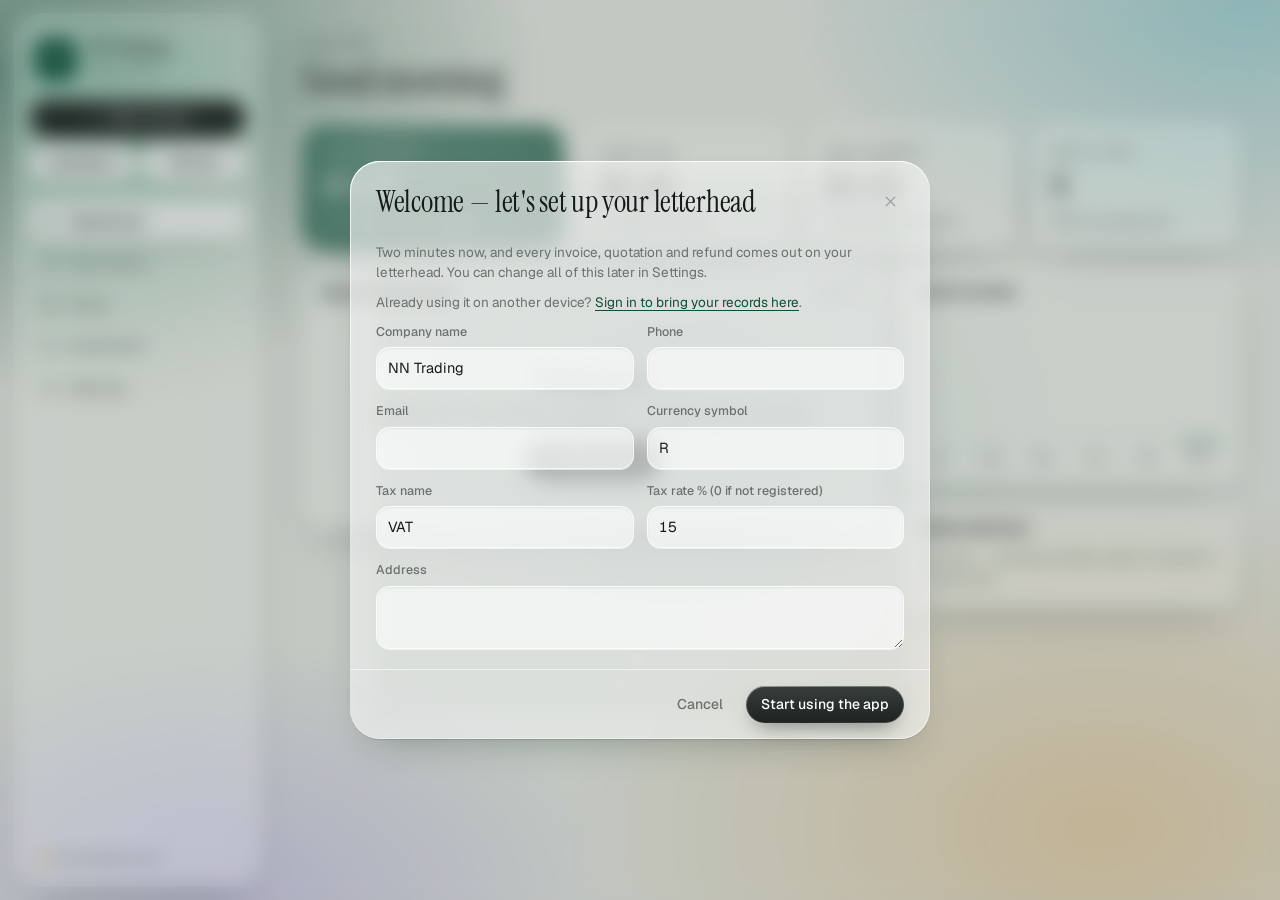
<file: index.html>
<!DOCTYPE html>
<html lang="en">
<head>
<meta charset="utf-8">
<meta name="viewport" content="width=device-width, initial-scale=1, viewport-fit=cover">
<meta http-equiv="Content-Security-Policy" content="default-src 'self'; script-src 'self'; style-src 'self' 'unsafe-inline'; img-src 'self' data: blob:; font-src 'self'; connect-src 'self' https://eveceikpyjjqylqzblis.supabase.co; manifest-src 'self'; worker-src 'self'; object-src 'none'; base-uri 'none'; form-action 'none'">
<meta name="referrer" content="no-referrer">
<meta name="theme-color" content="#e9ede8">
<meta name="apple-mobile-web-app-capable" content="yes">
<meta name="mobile-web-app-capable" content="yes">
<meta name="apple-mobile-web-app-title" content="NN Trading">
<meta name="apple-mobile-web-app-status-bar-style" content="default">
<link rel="manifest" href="manifest.webmanifest">
<link rel="apple-touch-icon" href="assets/icons/icon-180.png">
<title>NN Trading — Point of Sale</title>
<link rel="icon" href="data:image/svg+xml,%3Csvg xmlns='http://www.w3.org/2000/svg' viewBox='0 0 64 64'%3E%3Crect width='64' height='64' rx='16' fill='%230f4d3a'/%3E%3Ctext x='32' y='43' font-family='Georgia,serif' font-style='italic' font-size='30' text-anchor='middle' fill='%23fff'%3ENN%3C/text%3E%3C/svg%3E">
<link rel="stylesheet" href="assets/app.css">
</head>
<body>
<div id="app">
  <aside id="side" class="side"></aside>
  <main id="view" class="view"></main>
</div>
<div id="modal-root"></div>
<div id="toast" role="status"></div>
<div id="print-root"></div>
<script src="assets/js/store.js"></script>
<script src="assets/js/sheet.js"></script>
<script src="assets/js/sync.js"></script>
<script src="assets/js/app.js"></script>
</body>
</html>
</file>
<file: assets/app.css>
/* NN Trading POS */
@font-face { font-family: Geist; font-weight: 100 900; src: url(fonts/geist-latin-wght-normal.woff2) format('woff2'); font-display: swap; }
@font-face { font-family: 'Instrument Serif'; font-weight: 400; src: url(fonts/instrument-serif-latin-400-normal.woff2) format('woff2'); font-display: swap; }
@font-face { font-family: 'Instrument Serif'; font-weight: 400; font-style: italic; src: url(fonts/instrument-serif-latin-400-italic.woff2) format('woff2'); font-display: swap; }

:root {
  --accent: #0f4d3a; --on-accent: #fff;
  --accent-soft: color-mix(in srgb, var(--accent) 9%, #fff);
  --ink: #0f1412; --text: #151a18; --muted: #6a726e; --faint: #98a09c;
  --bg: #eceeea; --glass: rgba(255, 255, 255, .66); --solid: #fff;
  --line: rgba(15, 20, 18, .09); --line-2: rgba(15, 20, 18, .16);
  --ok: #17694a; --warn: #9a5b00; --bad: #b3261e; --info: #2b4f9e;
  --body: Geist, 'Segoe UI', system-ui, sans-serif;
  --serif: 'Instrument Serif', Georgia, 'Times New Roman', serif;
  --r: 16px;
  --shadow: 0 1px 1px rgba(15, 20, 18, .03), 0 10px 30px -18px rgba(15, 20, 18, .22);
}
* { box-sizing: border-box; }
html, body { margin: 0; }
body {
  font: 14.500px/1.500 var(--body); color: var(--text); -webkit-font-smoothing: antialiased; font-variant-numeric: tabular-nums;
  background:
    radial-gradient(1100px 620px at 92% -8%, color-mix(in srgb, var(--accent) 16%, transparent), transparent 62%),
    radial-gradient(900px 620px at -6% 104%, rgba(214, 199, 172, .55), transparent 60%),
    var(--bg);
  background-attachment: fixed;
}
h1, h2, h3, h4, p { margin: 0; }
a { color: inherit; text-decoration: none; }
button, input, select, textarea { font: inherit; color: inherit; }
.ic { width: 17px; height: 17px; flex: none; }
.r { text-align: right; }
.nowrap { white-space: nowrap; }
.dim { color: var(--muted); }
.neg { color: var(--bad); } .pos { color: var(--ok); }

/* ---------- shell ---------- */
#app { display: grid; grid-template-columns: 244px minmax(0, 1fr); min-height: 100vh; }
.side { background: rgba(255, 255, 255, .5); backdrop-filter: blur(22px) saturate(1.300); -webkit-backdrop-filter: blur(22px) saturate(1.300); border-right: 1px solid var(--line); padding: 22px 16px 14px; display: flex; flex-direction: column; gap: 20px; position: sticky; top: 0; height: 100vh; }
.brand { display: flex; align-items: center; gap: 12px; padding: 0 6px; }
.brand img { width: 40px; height: 40px; object-fit: contain; background: #fff; border-radius: 11px; padding: 3px; border: 1px solid var(--line); }
.brand-mono { min-width: 40px; height: 40px; padding: 0 8px; display: grid; place-items: center; border-radius: 11px; background: var(--accent); color: var(--on-accent); font: italic 400 21px/1 var(--serif); letter-spacing: .02em; }
.brand b { display: block; font: 400 21px/1.100 var(--serif); letter-spacing: -.005em; }
.brand i { display: block; font-style: normal; font-size: 12px; color: var(--muted); margin-top: 2px; }
.newbox { display: grid; gap: 8px; }
.newrow { display: grid; grid-template-columns: 1fr 1fr; gap: 8px; }
.side nav { display: grid; gap: 2px; }
.side nav a { display: flex; align-items: center; gap: 11px; padding: 9px 11px; border-radius: 11px; font-weight: 500; color: var(--muted); }
.side nav a:hover { color: var(--text); background: rgba(255, 255, 255, .6); }
.side nav a.on { color: var(--text); background: var(--solid); box-shadow: var(--shadow); }
.side nav a.on .ic { color: var(--accent); }
.side-foot { margin-top: auto; display: flex; align-items: center; gap: 9px; font-size: 12.500px; color: var(--muted); padding: 10px 11px 4px; border-top: 1px solid var(--line); }
.side-foot:hover { color: var(--text); }
.dot { width: 7px; height: 7px; border-radius: 50%; background: #d08a1c; } .dot.ok { background: #2f9e6f; }

.view { padding: 34px 40px 120px; min-width: 0; max-width: 1560px; }
.page-head { display: flex; align-items: flex-end; justify-content: space-between; gap: 20px; margin-bottom: 22px; }
.eyebrow { font-size: 13px; color: var(--muted); margin-bottom: 4px; }
h1 { font: 400 42px/1.050 var(--serif); letter-spacing: -.012em; display: flex; align-items: center; gap: 14px; flex-wrap: wrap; }
.h1-name { font-style: italic; }
h3 { font: 600 14.500px/1.200 var(--body); letter-spacing: -.005em; }
.backlink { display: inline-flex; align-items: center; gap: 2px; font-size: 13px; color: var(--muted); margin-bottom: 6px; margin-left: -5px; }
.backlink:hover { color: var(--text); }

/* ---------- buttons ---------- */
.btn { display: inline-flex; align-items: center; justify-content: center; gap: 7px; padding: 8px 15px; border-radius: 11px; border: 1px solid var(--line-2); background: var(--solid); font-weight: 500; font-size: 14px; cursor: pointer; white-space: nowrap; transition: transform .06s, background .15s, border-color .15s, box-shadow .15s; }
.btn:hover { border-color: rgba(15, 20, 18, .34); }
.btn:active { transform: translateY(1px); }
.btn.primary { background: var(--ink); border-color: var(--ink); color: #fff; }
.btn.primary:hover { background: #232a27; }
.btn.accent { background: var(--accent); color: var(--on-accent); border-color: var(--accent); }
.btn.accent:hover { filter: brightness(1.120); }
.btn.dark { background: rgba(255, 255, 255, .7); }
.btn.ghost, .btn.ghost-dark { border-color: transparent; background: transparent; color: var(--muted); }
.btn.ghost:hover, .btn.ghost-dark:hover { background: rgba(15, 20, 18, .05); color: var(--text); }
.btn.danger { color: var(--bad); border-color: transparent; background: transparent; }
.btn.danger:hover { background: rgba(179, 38, 30, .07); }
.btn.block { width: 100%; }
.btn.sm { padding: 4px 11px; font-size: 13px; border-radius: 9px; }
.icon-btn { border: 0; background: transparent; padding: 5px; border-radius: 8px; cursor: pointer; color: var(--faint); display: grid; place-items: center; }
.icon-btn:hover { background: rgba(15, 20, 18, .06); color: var(--text); }
:focus-visible { outline: 2px solid color-mix(in srgb, var(--accent) 60%, transparent); outline-offset: 2px; }

/* ---------- document number chip + status pills ---------- */
.plate { display: inline-block; font: 500 13px/1 var(--body); letter-spacing: .02em; padding: 6px 9px; border-radius: 8px; background: var(--accent-soft); color: var(--accent); white-space: nowrap; border: 1px solid color-mix(in srgb, var(--accent) 16%, transparent); }
.plate-quote { background: #fff; color: var(--text); border-color: var(--line-2); }
.plate-refund { background: #f7eceb; color: #8c2a23; border-color: rgba(140, 42, 35, .16); }
h1 .plate { font-size: 15px; padding: 8px 12px; transform: translateY(-2px); }
.pill { display: inline-flex; align-items: center; gap: 7px; font-size: 12.500px; font-weight: 500; line-height: 1; padding: 5px 10px 5px 8px; border-radius: 99px; background: rgba(15, 20, 18, .05); color: var(--muted); white-space: nowrap; font-family: var(--body); }
.pill::before { content: ''; width: 6px; height: 6px; border-radius: 50%; background: currentColor; }
.pill-ok { background: #e2f1ea; color: var(--ok); }
.pill-warn { background: #f8ecd4; color: var(--warn); }
.pill-bad { background: #f8e1df; color: var(--bad); }
.pill-open { background: #e4eaf7; color: var(--info); }
.pill-refund { background: #f7eceb; color: #8c2a23; }

/* ---------- cards / tables ---------- */
.card { background: var(--glass); backdrop-filter: blur(18px); -webkit-backdrop-filter: blur(18px); border: 1px solid rgba(255, 255, 255, .8); outline: 1px solid var(--line); outline-offset: -1px; border-radius: var(--r); overflow: hidden; box-shadow: var(--shadow); }
.card.pad { padding: 20px; }
.card.pad > h3 { margin-bottom: 15px; }
.card-head { display: flex; justify-content: space-between; align-items: center; padding: 17px 20px 10px; }
.card-head a { font-size: 13px; color: var(--muted); } .card-head a:hover { color: var(--accent); }
.tbl { width: 100%; border-collapse: collapse; }
.tbl th { font-size: 12.500px; font-weight: 500; color: var(--muted); text-align: left; padding: 9px 20px; border-bottom: 1px solid var(--line); }
.tbl th.r { text-align: right; }
.tbl td { padding: 13px 20px; border-bottom: 1px solid var(--line); vertical-align: middle; }
.tbl td b { font-weight: 600; }
.tbl td:nth-child(3) { white-space: nowrap; }
.tbl td.dim { max-width: 260px; overflow: hidden; text-overflow: ellipsis; white-space: nowrap; }
.tbl tbody tr:last-child td { border-bottom: 0; }
.tbl tbody tr { cursor: pointer; transition: background .12s; }
.tbl tbody tr:hover { background: rgba(255, 255, 255, .75); }
.empty { padding: 52px 20px; text-align: center; display: grid; gap: 8px; justify-items: center; }
.empty b { font: 400 27px/1.100 var(--serif); }
.empty p { color: var(--muted); max-width: 46ch; margin-bottom: 8px; }
.quiet { color: var(--muted); font-size: 14px; }
.card > .quiet { padding: 0 20px 20px; }
.hint { color: var(--muted); font-size: 13.500px; margin: 10px 0; }

.stats { display: grid; grid-template-columns: 1.250fr 1fr 1fr 1fr; gap: 16px; margin-bottom: 16px; }
.stat { background: var(--glass); backdrop-filter: blur(18px); -webkit-backdrop-filter: blur(18px); border: 1px solid rgba(255, 255, 255, .8); outline: 1px solid var(--line); outline-offset: -1px; border-radius: var(--r); padding: 18px 20px; display: grid; gap: 8px; box-shadow: var(--shadow); align-content: start; }
.stat span { font-size: 13px; color: var(--muted); }
.stat b { font: 400 36px/1 var(--serif); letter-spacing: -.01em; }
.stat i { font-style: normal; font-size: 12.500px; color: var(--muted); }
.stat-hero { background: linear-gradient(145deg, color-mix(in srgb, var(--accent) 86%, #000), var(--accent) 55%, color-mix(in srgb, var(--accent) 80%, #fff)); border-color: transparent; outline: 0; color: var(--on-accent); }
.stat-hero span, .stat-hero i { color: inherit; opacity: .72; }
.dash-grid { display: grid; grid-template-columns: minmax(0, 1.700fr) minmax(290px, 1fr); gap: 16px; align-items: start; }
.dash-col { display: grid; gap: 16px; }
.bars { display: grid; grid-template-columns: repeat(6, 1fr); gap: 12px; height: 176px; padding: 6px 20px 18px; }
.bar { display: flex; flex-direction: column; justify-content: flex-end; align-items: center; gap: 6px; min-width: 0; }
.bar span { width: 100%; background: color-mix(in srgb, var(--accent) 20%, #fff); border-radius: 7px; min-height: 3px; }
.bar:last-child span { background: var(--accent); }
.bar em { font-size: 11.500px; font-style: normal; color: var(--muted); }
.bar i { font-size: 12px; font-style: normal; color: var(--muted); }
.attn { display: flex; align-items: center; gap: 12px; padding: 12px 20px; border-top: 1px solid var(--line); }
.attn:hover { background: rgba(255, 255, 255, .75); }
.attn span { flex: 1; min-width: 0; display: grid; } .attn b { font-weight: 600; } .attn i { font-style: normal; font-size: 12.500px; color: var(--bad); }
.attn strong { font-weight: 600; }

.tabs { display: inline-flex; gap: 2px; margin-bottom: 16px; padding: 4px; border-radius: 13px; background: rgba(15, 20, 18, .05); }
.tabs a { padding: 7px 13px; border-radius: 10px; font-weight: 500; color: var(--muted); display: flex; gap: 8px; align-items: center; }
.tabs a i { font-style: normal; font-size: 12px; color: var(--faint); }
.tabs a.on { background: var(--solid); color: var(--text); box-shadow: var(--shadow); } .tabs a.on i { color: var(--accent); }
.search { width: min(420px, 100%); padding: 10px 16px; border-radius: 12px; border: 1px solid var(--line-2); background: rgba(255, 255, 255, .8); }
.search:focus { outline: 0; border-color: var(--accent); box-shadow: 0 0 0 4px color-mix(in srgb, var(--accent) 14%, transparent); }

/* ---------- forms ---------- */
.grid { display: grid; gap: 13px; }
.g2 { grid-template-columns: repeat(2, minmax(0, 1fr)); } .g3 { grid-template-columns: repeat(3, minmax(0, 1fr)); } .g4 { grid-template-columns: repeat(4, minmax(0, 1fr)); }
.span2 { grid-column: span 2; } .span4 { grid-column: 1 / -1; } .span2g3 { grid-column: span 2; }
.grid + .grid { margin-top: 13px; }
.fld { display: grid; gap: 6px; align-content: start; min-width: 0; }
.fld > span { font-size: 12.500px; font-weight: 500; color: var(--muted); }
.fld input:not([type=checkbox]):not([type=color]), .fld select, .fld textarea { width: 100%; padding: 9px 11px; border: 1px solid var(--line-2); border-radius: 10px; background: #fff; min-width: 0; transition: border-color .15s, box-shadow .15s; }
.fld textarea { resize: vertical; min-height: 40px; }
.fld input::placeholder, .fld textarea::placeholder { color: #b3bab6; }
.fld input:focus, .fld select:focus, .fld textarea:focus { outline: 0; border-color: var(--accent); box-shadow: 0 0 0 4px color-mix(in srgb, var(--accent) 14%, transparent); }
.fld output { padding: 9px 0; font-weight: 600; }
.fld + .fld:not(.grid > *) { margin-top: 13px; }
.check { display: flex; align-items: center; gap: 9px; font-size: 14px; padding: 3px 0; cursor: pointer; }
.check input { width: 16px; height: 16px; accent-color: var(--accent); }
.line { border: 1px solid var(--line); border-radius: 13px; padding: 13px 15px 15px; margin-bottom: 11px; background: rgba(255, 255, 255, .6); }
.line-top { display: flex; justify-content: space-between; align-items: center; margin-bottom: 9px; }
.line-tag { font-size: 12.500px; font-weight: 600; color: var(--accent); }
.addrow { display: flex; gap: 8px; flex-wrap: wrap; margin-top: 4px; }

.editor { display: grid; grid-template-columns: minmax(0, 1fr) minmax(0, .920fr); gap: 26px; align-items: start; }
.ed-form { display: grid; gap: 16px; min-width: 0; }
.ed-form .page-head { margin-bottom: 4px; }
.ed-prev { position: sticky; top: 22px; min-width: 0; }
.prev-label { font-size: 13px; color: var(--muted); margin-bottom: 10px; }
.sheet-fit { width: 100%; overflow: hidden; border-radius: 6px; box-shadow: 0 1px 2px rgba(15, 20, 18, .06), 0 24px 50px -28px rgba(15, 20, 18, .38); }
.actionbar { position: fixed; left: 244px; right: 0; bottom: 0; background: rgba(255, 255, 255, .78); backdrop-filter: blur(22px) saturate(1.300); -webkit-backdrop-filter: blur(22px) saturate(1.300); border-top: 1px solid var(--line); display: flex; align-items: center; gap: 10px; padding: 13px 40px; z-index: 20; }
.ab-total { margin-right: auto; display: flex; align-items: baseline; gap: 12px; }
.ab-total span { font-size: 13px; color: var(--muted); }
.ab-total b { font: 400 32px/1 var(--serif); color: var(--accent); }

.toolbar { display: flex; gap: 8px; flex-wrap: wrap; margin-bottom: 20px; }
.docview { display: grid; grid-template-columns: minmax(0, 1fr) 300px; gap: 26px; align-items: start; }
.docview .sheet-fit { max-width: 860px; }
.doc-side { display: grid; gap: 16px; position: sticky; top: 22px; }
.kv { display: flex; justify-content: space-between; padding: 5px 0; } .kv span { color: var(--muted); } .kv b { font-weight: 600; }
.kv-big { border-top: 1px solid var(--line); margin-top: 8px; padding-top: 13px; align-items: baseline; } .kv-big b { font: 400 30px/1 var(--serif); }
.payrow { display: flex; justify-content: space-between; align-items: center; padding: 8px 0; border-bottom: 1px solid var(--line); }
.payrow span { display: grid; } .payrow b { font-weight: 600; } .payrow i { font-style: normal; font-size: 12.500px; color: var(--muted); }
.doc-side .btn.block { margin-top: 13px; }
.linkrow { display: flex; justify-content: space-between; align-items: center; padding: 6px 0; } .linkrow i { font-style: normal; color: var(--muted); font-size: 13.500px; }

/* ---------- stock ---------- */
.veh-grid { display: grid; grid-template-columns: repeat(auto-fill, minmax(340px, 1fr)); gap: 16px; }
.veh { background: var(--glass); backdrop-filter: blur(18px); -webkit-backdrop-filter: blur(18px); border: 1px solid rgba(255, 255, 255, .8); outline: 1px solid var(--line); outline-offset: -1px; border-radius: var(--r); padding: 20px; display: grid; gap: 14px; box-shadow: var(--shadow); }
.veh-top { display: flex; justify-content: space-between; gap: 10px; align-items: flex-start; }
.veh h3 { font: 400 25px/1.100 var(--serif); letter-spacing: -.008em; }
.veh p { color: var(--muted); font-size: 13.500px; margin-top: 4px; }
.veh-ids { display: flex; gap: 10px; align-items: center; flex-wrap: wrap; min-height: 26px; }
.veh-ids .plate { background: #fff; color: var(--text); border-color: var(--line-2); font-weight: 600; letter-spacing: .06em; }
.vin { font-size: 12.500px; letter-spacing: .04em; color: var(--muted); }
.veh-money { display: grid; grid-template-columns: repeat(3, 1fr); gap: 8px; padding: 13px 0; border-top: 1px solid var(--line); border-bottom: 1px solid var(--line); }
.veh-money span { display: block; font-size: 12px; color: var(--muted); margin-bottom: 3px; }
.veh-money b { font-weight: 600; font-size: 15px; }
.veh-acts { display: flex; gap: 8px; } .veh-acts .ghost { margin-left: auto; }
.veh.is-sold { opacity: .92; }

/* ---------- settings ---------- */
.lh-opts { display: flex; gap: 30px; flex-wrap: wrap; margin-bottom: 16px; }
.lh-opts .fld { margin-top: 0 !important; }
.logo-row { display: flex; align-items: center; gap: 10px; min-height: 40px; }
.logo-row img { height: 44px; max-width: 130px; object-fit: contain; border: 1px solid var(--line); border-radius: 10px; padding: 4px; background: #fff; }
.logo-none { font-size: 13px; color: var(--muted); }
.swatches { display: flex; gap: 8px; align-items: center; min-height: 40px; }
.sw { width: 26px; height: 26px; border-radius: 50%; border: 2px solid #fff; box-shadow: 0 0 0 1px var(--line-2); cursor: pointer; padding: 0; }
.sw.on { box-shadow: 0 0 0 2px var(--ink); }
.swatches input[type=color] { width: 30px; height: 30px; padding: 0; border: 0; background: none; cursor: pointer; }
.seg { display: inline-flex; padding: 3px; border-radius: 11px; background: rgba(15, 20, 18, .06); gap: 2px; }
.seg button { border: 0; background: transparent; padding: 7px 13px; font-weight: 500; font-size: 13.500px; cursor: pointer; border-radius: 8px; color: var(--muted); }
.seg button.on { background: #fff; color: var(--text); box-shadow: var(--shadow); }
.numbox { display: grid; gap: 9px; padding: 14px; border: 1px solid var(--line); border-radius: 13px; background: rgba(255, 255, 255, .6); }
.numbox b { font-weight: 600; }
.numbox .fld + .fld { margin-top: 0; }

/* ---------- modal / toast ---------- */
.modal-back { position: fixed; inset: 0; background: rgba(15, 20, 18, .32); backdrop-filter: blur(8px); -webkit-backdrop-filter: blur(8px); display: grid; place-items: center; padding: 20px; z-index: 50; }
.modal { background: #fff; border-radius: 20px; width: min(580px, 100%); max-height: calc(100vh - 40px); display: flex; flex-direction: column; box-shadow: 0 40px 90px -30px rgba(15, 20, 18, .5); }
.modal.wide { width: min(800px, 100%); }
.modal header { display: flex; justify-content: space-between; align-items: center; gap: 16px; padding: 24px 26px 4px; }
.modal h2 { font: 400 30px/1.100 var(--serif); letter-spacing: -.01em; }
.modal-body { padding: 10px 26px 20px; overflow: auto; }
.modal footer { display: flex; justify-content: flex-end; gap: 8px; padding: 16px 26px; border-top: 1px solid var(--line); }
.pickrow { width: 100%; display: flex; justify-content: space-between; align-items: center; gap: 12px; padding: 13px 15px; border: 1px solid var(--line-2); border-radius: 13px; background: #fff; cursor: pointer; text-align: left; margin-bottom: 8px; }
.pickrow:hover { border-color: var(--accent); background: var(--accent-soft); }
.pickrow span { display: grid; } .pickrow b { font-weight: 600; } .pickrow i { font-style: normal; font-size: 13px; color: var(--muted); } .pickrow strong { font-weight: 600; }
#toast { position: fixed; bottom: 92px; left: 50%; transform: translate(-50%, 16px); background: var(--ink); color: #fff; padding: 10px 18px; border-radius: 99px; font-weight: 500; opacity: 0; pointer-events: none; transition: .22s; z-index: 60; box-shadow: 0 14px 30px -12px rgba(15, 20, 18, .5); }
#toast.on { opacity: 1; transform: translate(-50%, 0); }

/* ---------- the A4 sheet (letterhead) ---------- */
.sheet { --accent: #0f4d3a; --on-accent: #fff; --soft: color-mix(in srgb, var(--accent) 8%, #fff); width: 794px; min-height: 1123px; background: #fff; color: #151a18; padding: 50px 56px 40px; font: 12.500px/1.500 var(--body); display: flex; flex-direction: column; position: relative; -webkit-print-color-adjust: exact; print-color-adjust: exact; }
.sheet h4 { font: 500 10.500px/1 var(--body); letter-spacing: .09em; text-transform: uppercase; color: #8a918d; margin-bottom: 7px; }
.lh { display: flex; justify-content: space-between; align-items: center; gap: 30px; }
.lh-brand { display: flex; align-items: center; gap: 14px; }
.lh-logo { max-height: 56px; max-width: 160px; object-fit: contain; }
.lh-mono { font: italic 400 25px/1 var(--serif); min-width: 48px; height: 48px; padding: 0 10px; display: grid; place-items: center; background: var(--accent); color: var(--on-accent); border-radius: 12px; }
.lh-name { font: 400 30px/1 var(--serif); letter-spacing: -.008em; }
.lh-tag { font-size: 11px; color: #7b837f; margin-top: 5px; letter-spacing: .01em; }
.lh-contact { text-align: right; font-size: 11px; line-height: 1.600; color: #48504c; }
.lh-contact b { font-weight: 600; color: var(--accent); margin-right: 5px; }
.lh-rule { height: 2px; margin: 18px 0 30px; background: linear-gradient(90deg, var(--accent) 0 64px, #e4e7e4 64px); }
.lh-band .lh { background: var(--accent); color: var(--on-accent); margin: -50px -56px 0; padding: 34px 56px 30px; }
.lh-band .lh-contact, .lh-band .lh-tag, .lh-band .lh-contact b { color: inherit; } .lh-band .lh-contact, .lh-band .lh-tag { opacity: .82; }
.lh-band .lh-mono { background: var(--on-accent); color: var(--accent); }
.lh-band .lh-rule { height: 0; margin: 0 0 32px; }
.lh-centre .lh { flex-direction: column; gap: 12px; text-align: center; }
.lh-centre .lh-brand { flex-direction: column; gap: 10px; }
.lh-centre .lh-contact { text-align: center; display: flex; flex-wrap: wrap; gap: 2px 18px; justify-content: center; }
.lh-centre .lh-contact br { display: none; }
.lh-centre .lh-rule { background: linear-gradient(90deg, #e4e7e4 0 calc(50% - 32px), var(--accent) 0 calc(50% + 32px), #e4e7e4 0); }

.doc-head { display: flex; justify-content: space-between; align-items: flex-end; gap: 30px; margin-bottom: 26px; }
.doc-title { font: 400 46px/.950 var(--serif); letter-spacing: -.015em; margin-bottom: 11px; }
.sheet .plate { font-size: 12.500px; font-weight: 600; letter-spacing: .05em; padding: 5px 9px; background: var(--soft); color: var(--accent); border: 0; border-radius: 6px; }
.meta { min-width: 220px; }
.meta-row { display: flex; justify-content: space-between; gap: 20px; padding: 5px 0; border-bottom: 1px solid #e9ece9; }
.meta-row span { color: #7b837f; font-size: 11.500px; } .meta-row b { font-weight: 600; }
.party { margin-bottom: 26px; }
.party-name { font: 400 21px/1.150 var(--serif); margin-bottom: 3px; } .ghost { color: #c3c9c5; }
.party-lines { color: #48504c; font-size: 11.500px; }

.items { width: 100%; border-collapse: collapse; }
.items th { font: 500 10.500px/1 var(--body); letter-spacing: .09em; text-transform: uppercase; color: #7b837f; text-align: left; padding: 0 10px 9px; border-bottom: 1.500px solid #151a18; }
.items th.r, .items td.r { text-align: right; white-space: nowrap; }
.items th:first-child, .items td:first-child { padding-left: 0; } .items th:last-child, .items td:last-child { padding-right: 0; }
.items td { padding: 12px 10px; border-bottom: 1px solid #e9ece9; vertical-align: top; }
.items td b { font-weight: 600; }
.items tr { break-inside: avoid; }
.c-n { width: 28px; color: #a3aaa6; font-size: 11.500px; }
.it-title { font-weight: 600; font-size: 13px; }
.it-note { color: #5d6561; font-size: 11.500px; margin-top: 3px; }
.it-empty { color: #c3c9c5; padding: 24px 10px; }
.specs { display: flex; flex-wrap: wrap; gap: 3px 16px; margin-top: 5px; }
.spec { font-size: 11.500px; white-space: nowrap; }
.spec i { font-style: normal; color: #8a918d; margin-right: 5px; }

.summary { display: flex; justify-content: space-between; gap: 40px; margin-top: 22px; break-inside: avoid; }
.sum-left { flex: 1; min-width: 0; display: grid; gap: 16px; align-content: start; }
.blk p { font-size: 11.500px; color: #2e3532; }
.payline { display: flex; justify-content: space-between; gap: 12px; } .payline b { font-weight: 600; }
.totals { width: 280px; position: relative; align-self: flex-start; }
.t-row { display: flex; justify-content: space-between; gap: 16px; padding: 5px 14px; }
.t-total { background: var(--soft); color: var(--accent); margin-top: 6px; padding: 13px 14px; border-radius: 10px; font: 400 24px/1 var(--serif); align-items: baseline; }
.t-total span:first-child { font: 600 12.500px/1 var(--body); }
.t-small { font-size: 11px; color: #7b837f; padding-top: 7px; }
.t-due { font-weight: 600; border-top: 1px solid #151a18; margin-top: 6px; padding-top: 9px; font-size: 14px; }
.stamp { position: absolute; right: 10px; top: calc(100% + 20px); font: 600 22px/1 var(--body); letter-spacing: .2em; text-transform: uppercase; color: #17694a; border: 2px solid currentColor; border-radius: 8px; padding: 8px 12px 8px 16px; transform: rotate(-7deg); opacity: .75; }
.stamp-ref { color: #b3261e; }

.sigs { display: grid; grid-template-columns: 1.300fr .700fr 1.300fr; gap: 28px; margin-top: auto; padding-top: 60px; break-inside: avoid; }
.sigs span { display: block; border-bottom: 1px solid #151a18; height: 26px; }
.sigs em { font-style: normal; font-size: 10.500px; color: #7b837f; display: block; margin-top: 6px; }
.terms { margin-top: 24px; break-inside: avoid; } .terms p { font-size: 10.500px; color: #5d6561; }
.sheet > .terms:not(.sigs + .terms) { margin-top: auto; padding-top: 30px; }
.sheet-foot { display: flex; justify-content: space-between; gap: 20px; margin-top: 18px; padding-top: 10px; border-top: 1px solid #e4e7e4; font-size: 10.500px; color: #7b837f; }

#print-root { display: none; }

@media (max-width: 1180px) {
  .editor, .docview, .dash-grid { grid-template-columns: minmax(0, 1fr); }
  .ed-prev, .doc-side { position: static; }
  .stats { grid-template-columns: 1fr 1fr; }
}

/* Printing: page margins top and bottom so long documents break cleanly onto page 2 */
@page { size: A4; margin: 12mm 0; }
@media print {
  body { background: #fff; }
  #app, #modal-root, #toast { display: none !important; }
  #print-root { display: block; }
  #print-root .sheet { zoom: 1 !important; width: 210mm; min-height: 272mm; padding-top: 0; padding-bottom: 0; }
  #print-root .lh-band .lh { margin-top: 0; border-radius: 0; }
}

.tbl td:nth-child(3) { white-space: normal; }
.tbl td.who { width: 46%; }
.tbl td.who b, .tbl td.who span { display: block; }
.tbl td.who span { color: var(--muted); font-size: 13px; }

/* ---------- phones (iPhone) ---------- */
@media (max-width: 820px) {
  body { font-size: 15px; }
  #app { display: block; }
  /* no backdrop-filter here: it would trap the fixed tab bar inside the header */
  .side { backdrop-filter: none; -webkit-backdrop-filter: none; background: rgba(255, 255, 255, .6); position: static; height: auto; border-right: 0; border-bottom: 1px solid var(--line); padding: calc(12px + env(safe-area-inset-top)) 16px 12px; gap: 12px; }
  .side-foot { display: none; }
  .newbox { grid-template-columns: 1.300fr 1fr 1fr; }
  .newrow { display: contents; }
  .newbox .btn { padding: 10px 8px; }
  .side nav { position: fixed; left: 0; right: 0; bottom: 0; z-index: 30; display: flex; gap: 0; padding: 6px 6px calc(6px + env(safe-area-inset-bottom)); background: rgba(255, 255, 255, .82); backdrop-filter: blur(22px) saturate(1.300); -webkit-backdrop-filter: blur(22px) saturate(1.300); border-top: 1px solid var(--line); }
  .side nav a { flex: 1; flex-direction: column; gap: 3px; padding: 7px 2px; font-size: 10.500px; text-align: center; white-space: nowrap; }
  .side nav a.on { box-shadow: none; background: var(--accent-soft); color: var(--accent); }
  .side nav a .ic { width: 21px; height: 21px; }
  #app:has(.actionbar) .side nav { display: none; }

  .view { padding: 20px 16px calc(110px + env(safe-area-inset-bottom)); }
  .page-head { flex-wrap: wrap; align-items: flex-start; margin-bottom: 16px; }
  h1 { font-size: 34px; gap: 10px; }
  .search { width: 100%; }
  .stats { grid-template-columns: 1fr 1fr; gap: 10px; }
  .stat { padding: 14px; } .stat b { font-size: 25px; }
  .stat-hero { grid-column: 1 / -1; } .stat-hero b { font-size: 34px; }
  .dash-grid, .dash-col, .stats, .ed-form, .doc-side { gap: 12px; }
  .card.pad, .veh { padding: 16px; }
  .tabs { max-width: 100%; overflow-x: auto; }
  .card:has(> .tbl) { overflow-x: auto; -webkit-overflow-scrolling: touch; }
  .tbl th, .tbl td { padding: 11px 10px; }
  .tbl th:first-child, .tbl td:first-child { padding-left: 14px; }
  .tbl-docs th:nth-child(2), .tbl-docs td:nth-child(2) { display: none; }
  .tbl td.who { width: auto; min-width: 120px; }
  .tbl:not(.tbl-docs) { min-width: 640px; }
  .veh-grid { grid-template-columns: minmax(0, 1fr); }

  .g2 { grid-template-columns: minmax(0, 1fr); }
  .g3, .g4 { grid-template-columns: repeat(2, minmax(0, 1fr)); }
  .span2, .span2g3 { grid-column: 1 / -1; }
  /* 16px stops iOS zooming the page when a field is tapped */
  .fld input:not([type=checkbox]):not([type=color]), .fld select, .fld textarea, .search { font-size: 16px; padding: 11px 12px; }
  .btn { padding: 10px 15px; }
  .toolbar .btn { flex: 1 1 auto; }
  .lh-opts { gap: 16px; }

  .actionbar { left: 0; flex-wrap: wrap; gap: 8px; padding: 10px 16px calc(10px + env(safe-area-inset-bottom)); }
  .ab-total { width: 100%; justify-content: space-between; margin: 0; }
  .ab-total b { font-size: 26px; }
  .actionbar .btn { flex: 1; }
  .view:has(.actionbar) { padding-bottom: calc(150px + env(safe-area-inset-bottom)); }

  .modal-back { padding: 0; place-items: end stretch; }
  .modal, .modal.wide { width: 100%; max-height: 92vh; border-radius: 22px 22px 0 0; }
  .modal header { padding: 20px 18px 4px; } .modal h2 { font-size: 26px; }
  .modal-body { padding: 10px 18px 18px; }
  .modal footer { padding: 12px 18px calc(12px + env(safe-area-inset-bottom)); } .modal footer .btn { flex: 1; }
  #toast { bottom: calc(86px + env(safe-area-inset-bottom)); white-space: nowrap; }
}

/* cloud sync */
.link { color: var(--accent); text-decoration: underline; text-underline-offset: 3px; }
.sync-line { display: flex; align-items: center; gap: 9px; font-size: 14px; margin: 4px 0 13px; }
.btn:disabled { opacity: .55; cursor: default; }

/* acceptance block, queries line */
.checks { gap: 2px; } .checks > span { margin-bottom: 4px; }
.sigs { grid-template-columns: 1.300fr 1.300fr .700fr; }
.sigs-head { grid-column: 1 / -1; font-size: 11.500px; color: #2e3532; margin-bottom: 2px; } .sigs-head b { font-weight: 600; }
.queries { font-size: 10.500px; color: #5d6561; margin-top: 16px; }
.queries + .sheet-foot { margin-top: 10px; }

/* app lock */
.cloud-acts { margin-top: 13px; }
body.locked #app { filter: blur(18px); pointer-events: none; user-select: none; }
#lock { position: fixed; inset: 0; z-index: 100; display: grid; place-items: center; padding: 20px; background: rgba(236, 238, 234, .86); backdrop-filter: blur(20px); -webkit-backdrop-filter: blur(20px); }
#lock form { width: min(320px, 100%); display: grid; gap: 12px; justify-items: center; text-align: center; }
#lock h2 { font: 400 30px/1.100 var(--serif); }
#lock p { color: var(--muted); font-size: 14px; }
#lock input { width: 100%; padding: 13px; border: 1px solid var(--line-2); border-radius: 12px; background: #fff; text-align: center; font-size: 22px; letter-spacing: .4em; }
#lock input:focus { outline: 0; border-color: var(--accent); box-shadow: 0 0 0 4px color-mix(in srgb, var(--accent) 14%, transparent); }
.lock-mono { width: 56px; height: 56px; border-radius: 16px; display: grid; place-items: center; background: var(--accent); color: var(--on-accent); font: italic 400 27px/1 var(--serif); }
.lock-msg { min-height: 20px; color: var(--bad) !important; }
@media print { #lock { display: none; } }

/* stock switch, parts & items */
.head-acts { display: flex; gap: 10px; align-items: center; flex-wrap: wrap; }
.seg a { padding: 7px 13px; font-weight: 500; font-size: 13.500px; border-radius: 8px; color: var(--muted); }
.seg a.on { background: #fff; color: var(--text); box-shadow: var(--shadow); }
.item-bar { display: flex; gap: 16px; align-items: center; flex-wrap: wrap; margin-bottom: 16px; font-size: 13.500px; }
.item-bar b { font-weight: 600; color: var(--text); }
.tbl-items td.who { width: 40%; }
.tbl-items .pill { margin-left: 6px; }
.pick-h { font-size: 12.500px; font-weight: 500; color: var(--muted); margin: 6px 0 8px; }
.pick-h ~ .pick-h { margin-top: 16px; }
.pick-search { width: 100%; margin-bottom: 10px; }
@media (max-width: 820px) {
  .head-acts { width: 100%; } .head-acts .btn { margin-left: auto; }
  /* parts & items as stacked rows on phones: name | on hand, then price | buttons */
  .card:has(> .tbl-items) { overflow-x: visible; }
  .tbl.tbl-items { min-width: 0; }
  .tbl-items thead { display: none; }
  .tbl-items tr { display: grid; grid-template-columns: minmax(0, 1fr) auto; gap: 8px 12px; align-items: center; padding: 14px 16px; border-bottom: 1px solid var(--line); }
  .tbl-items tbody tr:last-child { border-bottom: 0; }
  .tbl-items td, .tbl-items td:first-child { padding: 0; border: 0; width: auto; }
  .tbl-items td:nth-child(3), .tbl-items td:nth-child(5) { display: none; }
  .tbl-items td:nth-child(4) { text-align: left; color: var(--muted); }
  .tbl-items td:nth-child(4)::before { content: 'Price '; }
}

/* free-form details on items */
.det-row { display: grid; grid-template-columns: minmax(0, .8fr) minmax(0, 1.4fr) auto; gap: 8px; align-items: center; margin-bottom: 8px; }
.det-row input { width: 100%; padding: 9px 11px; border: 1px solid var(--line-2); border-radius: 10px; background: #fff; min-width: 0; }
.det-row input:focus { outline: 0; border-color: var(--accent); box-shadow: 0 0 0 4px color-mix(in srgb, var(--accent) 14%, transparent); }
.det-add { justify-self: start; padding-left: 4px; }
.item-bar .tabs { margin-bottom: 0; }
.item-bar .search { flex: 1 1 260px; width: auto; }
@media (max-width: 820px) { .det-row input { font-size: 16px; } .item-bar .tabs { width: 100%; } }

/* =====================================================================
   Liquid glass
   A slow, softly coloured backdrop with layered translucent surfaces on
   top: frosted fill, a bright rim that catches the light on the upper
   edge, and a highlight that follows the pointer. Paper (the invoice
   preview and print) stays solid white.
   ===================================================================== */
:root {
  --lg-fill: rgba(255, 255, 255, .44);
  --lg-fill-strong: rgba(255, 255, 255, .66);
  --lg-blur: blur(26px) saturate(1.800);
  --lg-rim: linear-gradient(150deg, rgba(255, 255, 255, .98), rgba(255, 255, 255, .28) 28%, rgba(255, 255, 255, .06) 55%, rgba(255, 255, 255, .55) 100%);
  --lg-shadow: inset 0 1px 0 rgba(255, 255, 255, .85), inset 0 -1px 0 rgba(255, 255, 255, .22), 0 1px 2px rgba(12, 32, 24, .05), 0 18px 40px -22px rgba(12, 32, 24, .38);
  --lg-radius: 22px;
}
body { background: #e9ede8; }
body::before {
  content: ''; position: fixed; inset: -25%; z-index: -2; pointer-events: none; will-change: transform;
  background:
    radial-gradient(38% 34% at 18% 22%, color-mix(in srgb, var(--accent) 55%, transparent), transparent 70%),
    radial-gradient(34% 30% at 82% 16%, rgba(120, 190, 200, .55), transparent 70%),
    radial-gradient(40% 36% at 74% 78%, rgba(226, 196, 150, .62), transparent 70%),
    radial-gradient(30% 28% at 28% 84%, rgba(168, 156, 220, .42), transparent 70%),
    radial-gradient(26% 24% at 52% 48%, color-mix(in srgb, var(--accent) 22%, #fff), transparent 70%);
  animation: lg-drift 48s ease-in-out infinite alternate;
}
body::after {
  /* fine grain so the glass reads as a material, not flat colour */
  content: ''; position: fixed; inset: 0; z-index: -1; pointer-events: none; opacity: .5; mix-blend-mode: soft-light;
  background-image: url("data:image/svg+xml,%3Csvg xmlns='http://www.w3.org/2000/svg' width='160' height='160'%3E%3Cfilter id='n'%3E%3CfeTurbulence type='fractalNoise' baseFrequency='.9' numOctaves='2' stitchTiles='stitch'/%3E%3CfeColorMatrix values='0 0 0 0 .5 0 0 0 0 .5 0 0 0 0 .5 0 0 0 .55 0'/%3E%3C/filter%3E%3Crect width='100%25' height='100%25' filter='url(%23n)'/%3E%3C/svg%3E");
}
@keyframes lg-drift {
  0% { transform: translate3d(0, 0, 0) rotate(0deg) scale(1); }
  50% { transform: translate3d(4%, -3%, 0) rotate(8deg) scale(1.06); }
  100% { transform: translate3d(-3%, 4%, 0) rotate(-6deg) scale(1.03); }
}
@media (prefers-reduced-motion: reduce) { body::before { animation: none; } }

/* ---- the glass surfaces ---- */
.card, .stat, .side, .modal, .actionbar, #lock form {
  position: relative; isolation: isolate;
  background: var(--lg-fill); -webkit-backdrop-filter: var(--lg-blur); backdrop-filter: var(--lg-blur);
  border: 0; outline: 0; box-shadow: var(--lg-shadow); border-radius: var(--lg-radius);
}
/* bright rim, brightest top-left where the light comes from */
.card::before, .stat::before, .side::before, .modal::before, .actionbar::before, #lock form::before, .btn::before, .tabs::before, .seg::before {
  content: ''; position: absolute; inset: 0; border-radius: inherit; padding: 1px; pointer-events: none; z-index: 2;
  background: var(--lg-rim);
  -webkit-mask: linear-gradient(#000 0 0) content-box, linear-gradient(#000 0 0); -webkit-mask-composite: xor;
  mask: linear-gradient(#000 0 0) content-box exclude, linear-gradient(#000 0 0);
}
/* soft light that follows the pointer (position set by app.js) */
.card::after, .stat::after, .side::after, .modal::after {
  content: ''; position: absolute; inset: 0; border-radius: inherit; pointer-events: none; z-index: 1; opacity: 0; transition: opacity .35s;
  background: radial-gradient(420px circle at var(--mx, 50%) var(--my, 0%), rgba(255, 255, 255, .42), transparent 46%);
}
.card:hover::after, .stat:hover::after, .side:hover::after, .modal:hover::after { opacity: 1; }
.card > *, .stat > *, .modal > * { position: relative; z-index: 3; }

/* ---- layout: floating sidebar ---- */
#app { grid-template-columns: 262px minmax(0, 1fr); }
.side { margin: 14px 0 14px 14px; height: calc(100vh - 28px); top: 14px; border-right: 0; border-radius: 28px; background: rgba(255, 255, 255, .38); }
.side > * { position: relative; z-index: 3; }
.side nav a { border-radius: 14px; transition: background .2s, color .2s, box-shadow .2s; }
.side nav a:hover { background: rgba(255, 255, 255, .45); }
.side nav a.on { background: rgba(255, 255, 255, .78); box-shadow: inset 0 1px 0 #fff, 0 6px 18px -10px rgba(12, 32, 24, .45); }
.side-foot { border-top-color: rgba(255, 255, 255, .55); }
.brand-mono, .lh-mono.app { box-shadow: inset 0 1px 0 rgba(255, 255, 255, .35), 0 8px 18px -8px color-mix(in srgb, var(--accent) 70%, transparent); }

/* ---- buttons: glass pills ---- */
.btn { position: relative; border-radius: 999px; border: 0; background: rgba(255, 255, 255, .55); -webkit-backdrop-filter: blur(14px) saturate(1.600); backdrop-filter: blur(14px) saturate(1.600);
  box-shadow: inset 0 1px 0 rgba(255, 255, 255, .9), 0 1px 2px rgba(12, 32, 24, .06), 0 6px 16px -10px rgba(12, 32, 24, .35); transition: transform .12s, background .2s, box-shadow .2s; }
.btn:hover { border: 0; background: rgba(255, 255, 255, .78); box-shadow: inset 0 1px 0 #fff, 0 10px 22px -12px rgba(12, 32, 24, .45); }
.btn:active { transform: scale(.97); }
.btn.primary { background: linear-gradient(180deg, rgba(40, 48, 45, .92), rgba(12, 16, 14, .92)); color: #fff; box-shadow: inset 0 1px 0 rgba(255, 255, 255, .28), 0 10px 22px -10px rgba(12, 20, 16, .6); }
.btn.primary:hover { background: linear-gradient(180deg, rgba(56, 66, 62, .94), rgba(18, 24, 21, .94)); }
.btn.primary::before { opacity: .35; }
.btn.accent { background: linear-gradient(180deg, color-mix(in srgb, var(--accent) 78%, #fff), var(--accent)); color: var(--on-accent); box-shadow: inset 0 1px 0 rgba(255, 255, 255, .4), 0 10px 22px -10px color-mix(in srgb, var(--accent) 80%, transparent); }
.btn.ghost, .btn.ghost-dark, .btn.danger { background: transparent; box-shadow: none; -webkit-backdrop-filter: none; backdrop-filter: none; }
.btn.ghost::before, .btn.ghost-dark::before, .btn.danger::before { display: none; }
.btn.ghost:hover, .btn.ghost-dark:hover { background: rgba(255, 255, 255, .45); }
.btn.danger:hover { background: rgba(179, 38, 30, .08); }
.icon-btn { border-radius: 999px; } .icon-btn:hover { background: rgba(255, 255, 255, .6); }

/* ---- segmented controls / tabs: a glass lens slides over the active one ---- */
.tabs, .seg { position: relative; border-radius: 999px; padding: 4px; background: rgba(255, 255, 255, .32); -webkit-backdrop-filter: blur(16px) saturate(1.600); backdrop-filter: blur(16px) saturate(1.600); box-shadow: inset 0 1px 2px rgba(12, 32, 24, .08); }
.tabs a, .seg a, .seg button { border-radius: 999px; position: relative; z-index: 3; }
.tabs a.on, .seg a.on, .seg button.on { background: rgba(255, 255, 255, .88); box-shadow: inset 0 1px 0 #fff, 0 4px 14px -6px rgba(12, 32, 24, .35); }

/* ---- fields ---- */
.fld input:not([type=checkbox]):not([type=color]), .fld select, .fld textarea, .search, .det-row input, #lock input {
  background: rgba(255, 255, 255, .62); border: 1px solid rgba(255, 255, 255, .7); border-radius: 14px;
  box-shadow: inset 0 1px 2px rgba(12, 32, 24, .07), 0 1px 0 rgba(255, 255, 255, .6);
}
.search { border-radius: 999px; }
.fld input:focus, .fld select:focus, .fld textarea:focus, .search:focus, .det-row input:focus { background: rgba(255, 255, 255, .9); border-color: color-mix(in srgb, var(--accent) 55%, #fff); }

/* ---- inner pieces ---- */
.line, .numbox { background: rgba(255, 255, 255, .34); border: 1px solid rgba(255, 255, 255, .65); border-radius: 18px; box-shadow: inset 0 1px 0 rgba(255, 255, 255, .7); }
.tbl th { border-bottom-color: rgba(255, 255, 255, .6); }
.tbl td { border-bottom-color: rgba(15, 20, 18, .06); }
.tbl tbody tr:hover, .attn:hover { background: rgba(255, 255, 255, .42); }
.attn { border-top-color: rgba(15, 20, 18, .06); }
.pickrow { background: rgba(255, 255, 255, .55); border: 1px solid rgba(255, 255, 255, .75); border-radius: 16px; box-shadow: inset 0 1px 0 #fff, 0 6px 16px -12px rgba(12, 32, 24, .4); }
.pickrow:hover { background: rgba(255, 255, 255, .85); border-color: color-mix(in srgb, var(--accent) 40%, #fff); }
.plate { border-radius: 999px; }
.pill { -webkit-backdrop-filter: blur(8px); backdrop-filter: blur(8px); }
.bar span { border-radius: 10px; background: linear-gradient(180deg, color-mix(in srgb, var(--accent) 28%, #fff), color-mix(in srgb, var(--accent) 12%, #fff)); box-shadow: inset 0 1px 0 rgba(255, 255, 255, .8); }
.bar:last-child span { background: linear-gradient(180deg, color-mix(in srgb, var(--accent) 70%, #fff), var(--accent)); box-shadow: inset 0 1px 0 rgba(255, 255, 255, .45), 0 8px 18px -8px color-mix(in srgb, var(--accent) 80%, transparent); }

/* hero figure: tinted glass */
.stat-hero { background: linear-gradient(150deg, color-mix(in srgb, var(--accent) 82%, transparent), color-mix(in srgb, var(--accent) 58%, transparent)); color: var(--on-accent); }
.stat-hero::after { background: radial-gradient(420px circle at var(--mx, 30%) var(--my, 0%), rgba(255, 255, 255, .28), transparent 50%); opacity: 1; }

/* paper floats above the glass */
.sheet-fit { border-radius: 12px; box-shadow: 0 1px 1px rgba(12, 32, 24, .05), 0 30px 60px -30px rgba(12, 32, 24, .5), 0 0 0 1px rgba(255, 255, 255, .7); }

/* ---- floating action bar ---- */
.actionbar { left: 290px; right: 28px; bottom: 16px; border-top: 0; border-radius: 26px; padding: 12px 14px 12px 24px; background: rgba(255, 255, 255, .5); }
.actionbar > * { position: relative; z-index: 3; }
.view:has(.actionbar) { padding-bottom: 130px; }

/* ---- modal ---- */
.modal-back { background: rgba(20, 30, 26, .18); -webkit-backdrop-filter: blur(10px) saturate(1.200); backdrop-filter: blur(10px) saturate(1.200); }
.modal { background: rgba(255, 255, 255, .62); border-radius: 30px; }
.modal footer { border-top-color: rgba(255, 255, 255, .6); }

#toast { background: rgba(18, 24, 21, .72); -webkit-backdrop-filter: blur(18px) saturate(1.600); backdrop-filter: blur(18px) saturate(1.600); box-shadow: inset 0 1px 0 rgba(255, 255, 255, .22), 0 16px 34px -14px rgba(0, 0, 0, .5); }
#lock { background: rgba(233, 237, 232, .3); }
#lock form { padding: 30px 26px; border-radius: 32px; }

/* ---- phones: floating header and tab bar ---- */
@media (max-width: 820px) {
  #app { display: block; }
  /* (no backdrop-filter on the header: it would trap the fixed tab bar inside it) */
  .side { margin: calc(8px + env(safe-area-inset-top)) 10px 0; height: auto; border-radius: 26px; background: rgba(255, 255, 255, .55); -webkit-backdrop-filter: none; backdrop-filter: none; }
  .side::after { display: none; }
  /* the header is a glass layer of its own; lift it (and the tab bar inside it) above the page */
  .side { z-index: 30; }
  .side nav { left: 10px; right: 10px; bottom: calc(8px + env(safe-area-inset-bottom)); padding: 6px; border-radius: 30px; border-top: 0;
    background: rgba(255, 255, 255, .5); -webkit-backdrop-filter: var(--lg-blur); backdrop-filter: var(--lg-blur); box-shadow: var(--lg-shadow); }
  .side nav::before { content: ''; position: absolute; inset: 0; border-radius: inherit; padding: 1px; pointer-events: none; background: var(--lg-rim);
    -webkit-mask: linear-gradient(#000 0 0) content-box, linear-gradient(#000 0 0); -webkit-mask-composite: xor; mask: linear-gradient(#000 0 0) content-box exclude, linear-gradient(#000 0 0); }
  .side nav a { border-radius: 24px; }
  .side nav a.on { background: rgba(255, 255, 255, .85); color: var(--accent); box-shadow: inset 0 1px 0 #fff, 0 6px 16px -8px rgba(12, 32, 24, .4); }
  .view { padding-bottom: calc(118px + env(safe-area-inset-bottom)); }
  .actionbar { left: 10px; right: 10px; bottom: calc(8px + env(safe-area-inset-bottom)); border-radius: 26px; padding: 10px 12px; }
  .view:has(.actionbar) { padding-bottom: calc(170px + env(safe-area-inset-bottom)); }
  .modal, .modal.wide { border-radius: 30px 30px 0 0; background: rgba(255, 255, 255, .72); }
  #toast { bottom: calc(96px + env(safe-area-inset-bottom)); }
  /* lighter blur on phones keeps scrolling smooth */
  .card, .stat { -webkit-backdrop-filter: blur(18px) saturate(1.600); backdrop-filter: blur(18px) saturate(1.600); }
}
@media print { body::before, body::after { display: none; } }

.attn .plate { flex: none; }
/* keep the pinned surfaces pinned (the glass rules above set position: relative) */
.side { position: sticky; }
.actionbar { position: fixed; z-index: 20; }
@media (max-width: 820px) { .side { position: relative; } }
/* bars that carry controls need more body so text behind never competes */
.actionbar { background: rgba(255, 255, 255, .72); }
@media (max-width: 820px) {
  .actionbar { background: rgba(250, 251, 249, .86); }
  .side nav { background: rgba(250, 251, 249, .8); }
}
</file>
